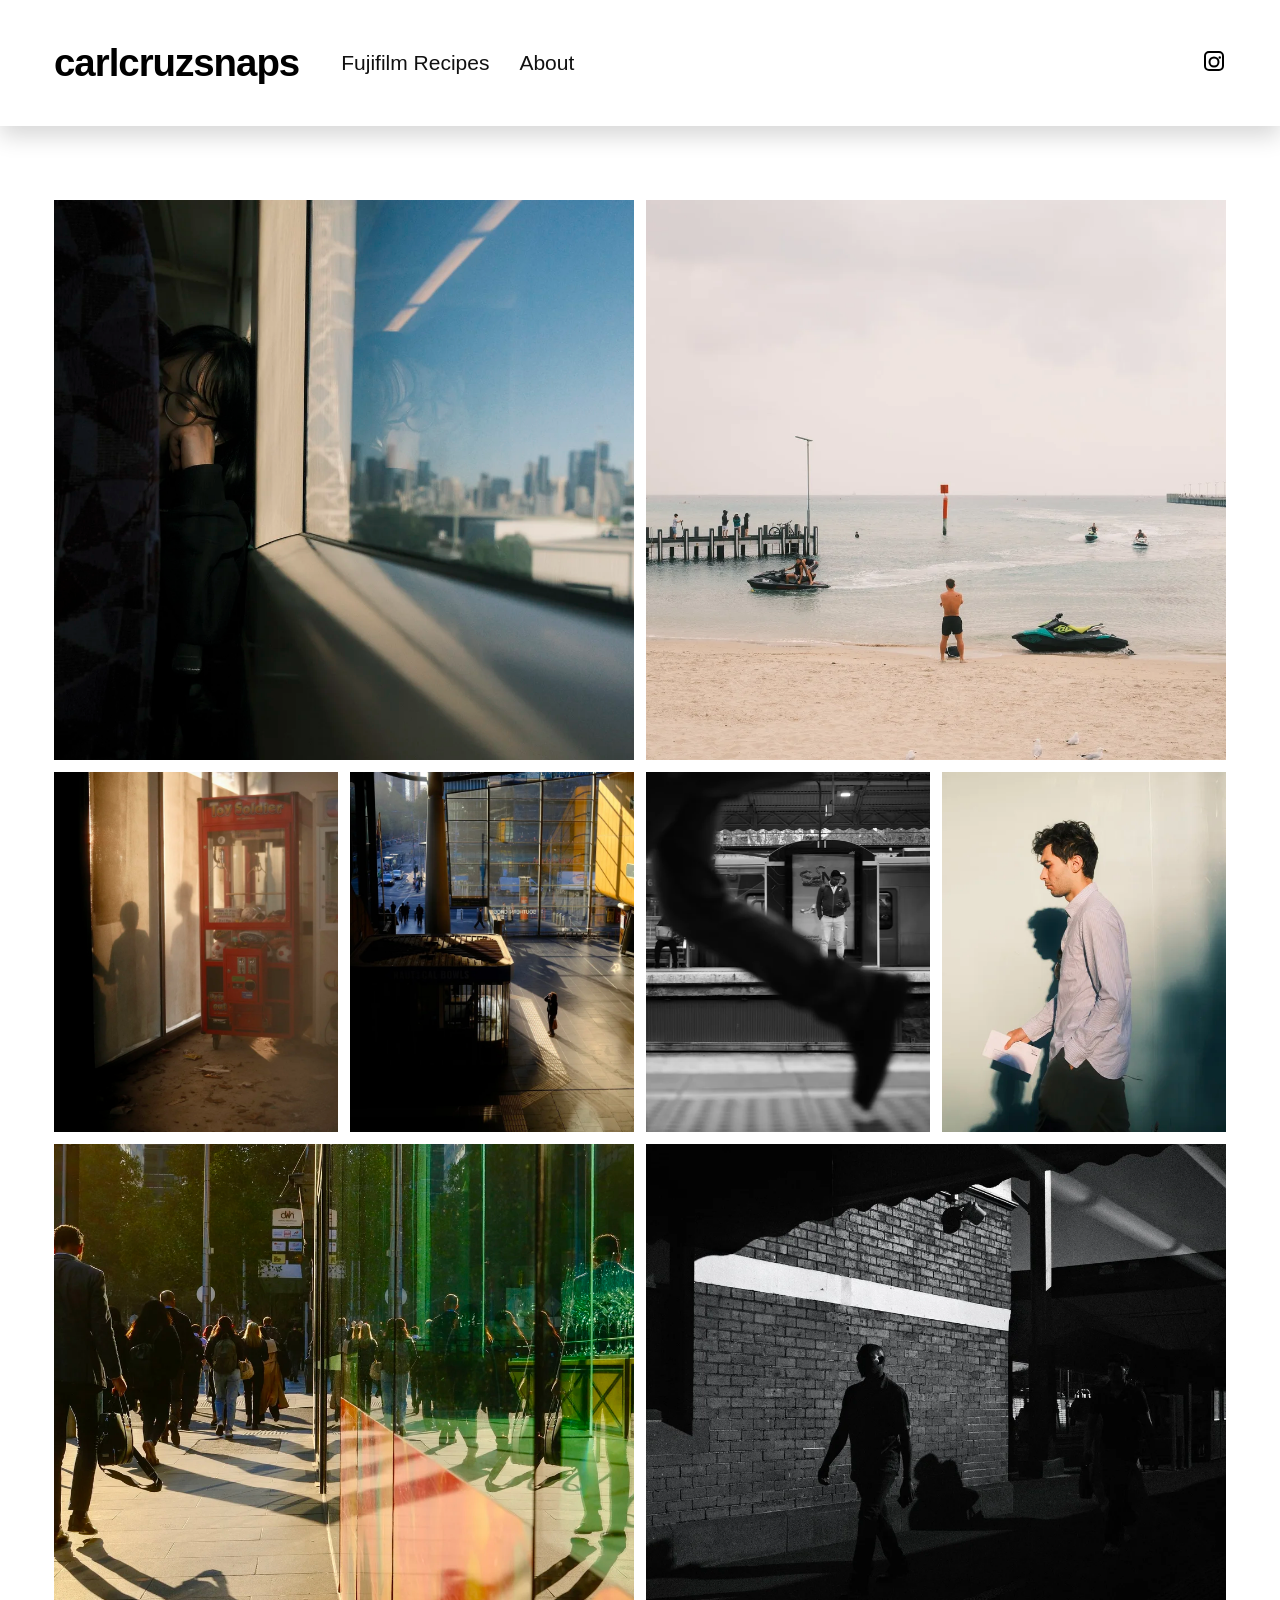
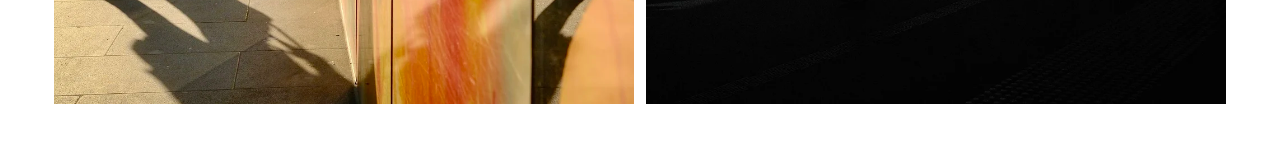
<file: index.html>
<!doctype html>
<html lang="en">
<head>
  <meta charset="utf-8" />
  <meta name="viewport" content="width=device-width, initial-scale=1" />
  <title>carlcruzsnaps</title>
  <meta name="description" content="Street photography by Carl Cruz." />
  <link rel="stylesheet" href="styles.css" />
</head>
<body>
  <header class="site-header">
    <a class="brand" href="/">carlcruzsnaps</a>

    <nav class="nav">
      <a href="recipes.html">Fujifilm Recipes</a>
      <a href="about.html">About</a>
    </nav>

    <a class="instagram" href="https://www.instagram.com/carlcruzsnaps/" aria-label="Instagram">
      <svg viewBox="0 0 24 24" width="24" height="24" aria-hidden="true">
        <path d="M7 2h10a5 5 0 0 1 5 5v10a5 5 0 0 1-5 5H7a5 5 0 0 1-5-5V7a5 5 0 0 1 5-5Zm0 2a3 3 0 0 0-3 3v10a3 3 0 0 0 3 3h10a3 3 0 0 0 3-3V7a3 3 0 0 0-3-3H7Zm5 3.5A5.5 5.5 0 1 1 12 18.5 5.5 5.5 0 0 1 12 7.5Zm0 2A3.5 3.5 0 1 0 12 16.5 3.5 3.5 0 0 0 12 9.5Zm5.75-2.25a1.25 1.25 0 1 1-1.25 1.25 1.25 1.25 0 0 1 1.25-1.25Z"/>
      </svg>
    </a>
  </header>

  <main class="gallery">
    <img class="wide" src="images/photo-01.webp" alt="Street photograph 1" />
    <img class="wide" src="images/photo-02.webp" alt="Street photograph 2" />
    <img src="images/photo-03.webp" alt="Street photograph 3" />
    <img src="images/photo-04.webp" alt="Street photograph 4" />
    <img src="images/photo-05.webp" alt="Street photograph 5" />
    <img src="images/photo-07.webp" alt="Street photograph 6" />
    <img class="wide" src="images/photo-06.webp" alt="Street photograph 7" />
    <img class="wide" src="images/photo-08.webp" alt="Street photograph 8" />
  </main>
</body>
</html>
</file>
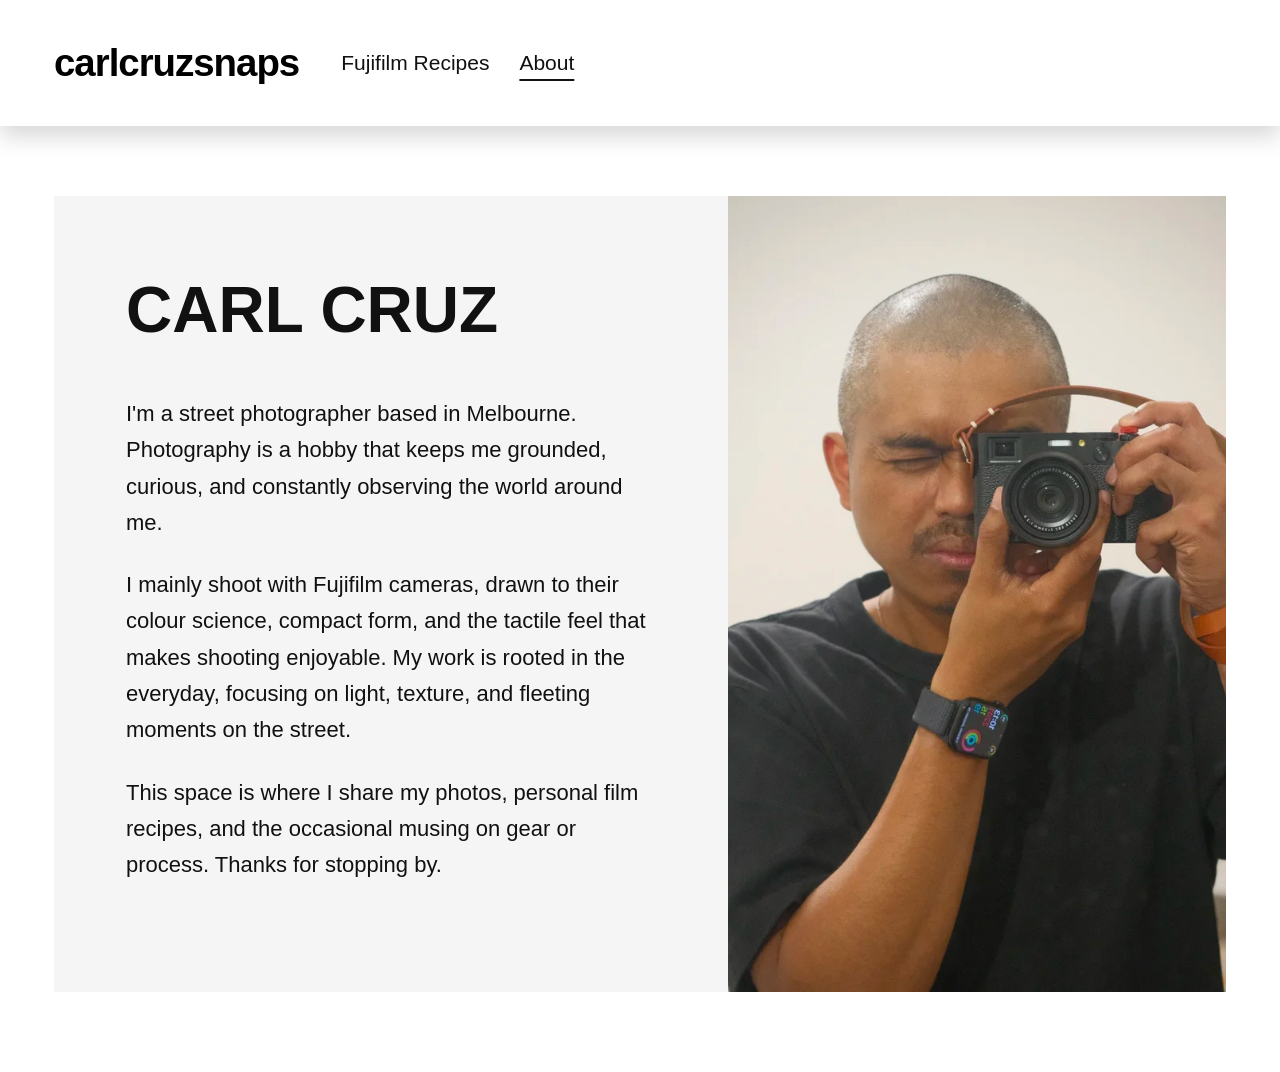
<file: about.html>
<!doctype html>
<html lang="en">
<head>
  <meta charset="utf-8" />
  <meta name="viewport" content="width=device-width, initial-scale=1" />
  <title>About — carlcruzsnaps</title>
  <meta name="description" content="About Carl Cruz, Melbourne street photographer." />
  <link rel="stylesheet" href="styles.css" />
</head>
<body>
  <header class="site-header">
    <a class="brand" href="index.html">carlcruzsnaps</a>
    <nav class="nav">
      <a href="recipes.html">Fujifilm Recipes</a>
      <a class="active" href="about.html">About</a>
    </nav>
  </header>

  <main class="about-page">
    <section class="about-card">
      <div class="about-copy">
        <h1>CARL CRUZ</h1>

        <p>I'm a street photographer based in Melbourne. Photography is a hobby that keeps me grounded, curious, and constantly observing the world around me.</p>

        <p>I mainly shoot with Fujifilm cameras, drawn to their colour science, compact form, and the tactile feel that makes shooting enjoyable. My work is rooted in the everyday, focusing on light, texture, and fleeting moments on the street.</p>

        <p>This space is where I share my photos, personal film recipes, and the occasional musing on gear or process. Thanks for stopping by.</p>
      </div>

      <div class="about-photo">
        <img src="images/DSCF7892.webp" alt="Carl Cruz" />
      </div>
    </section>
  </main>
</body>
</html>
</file>
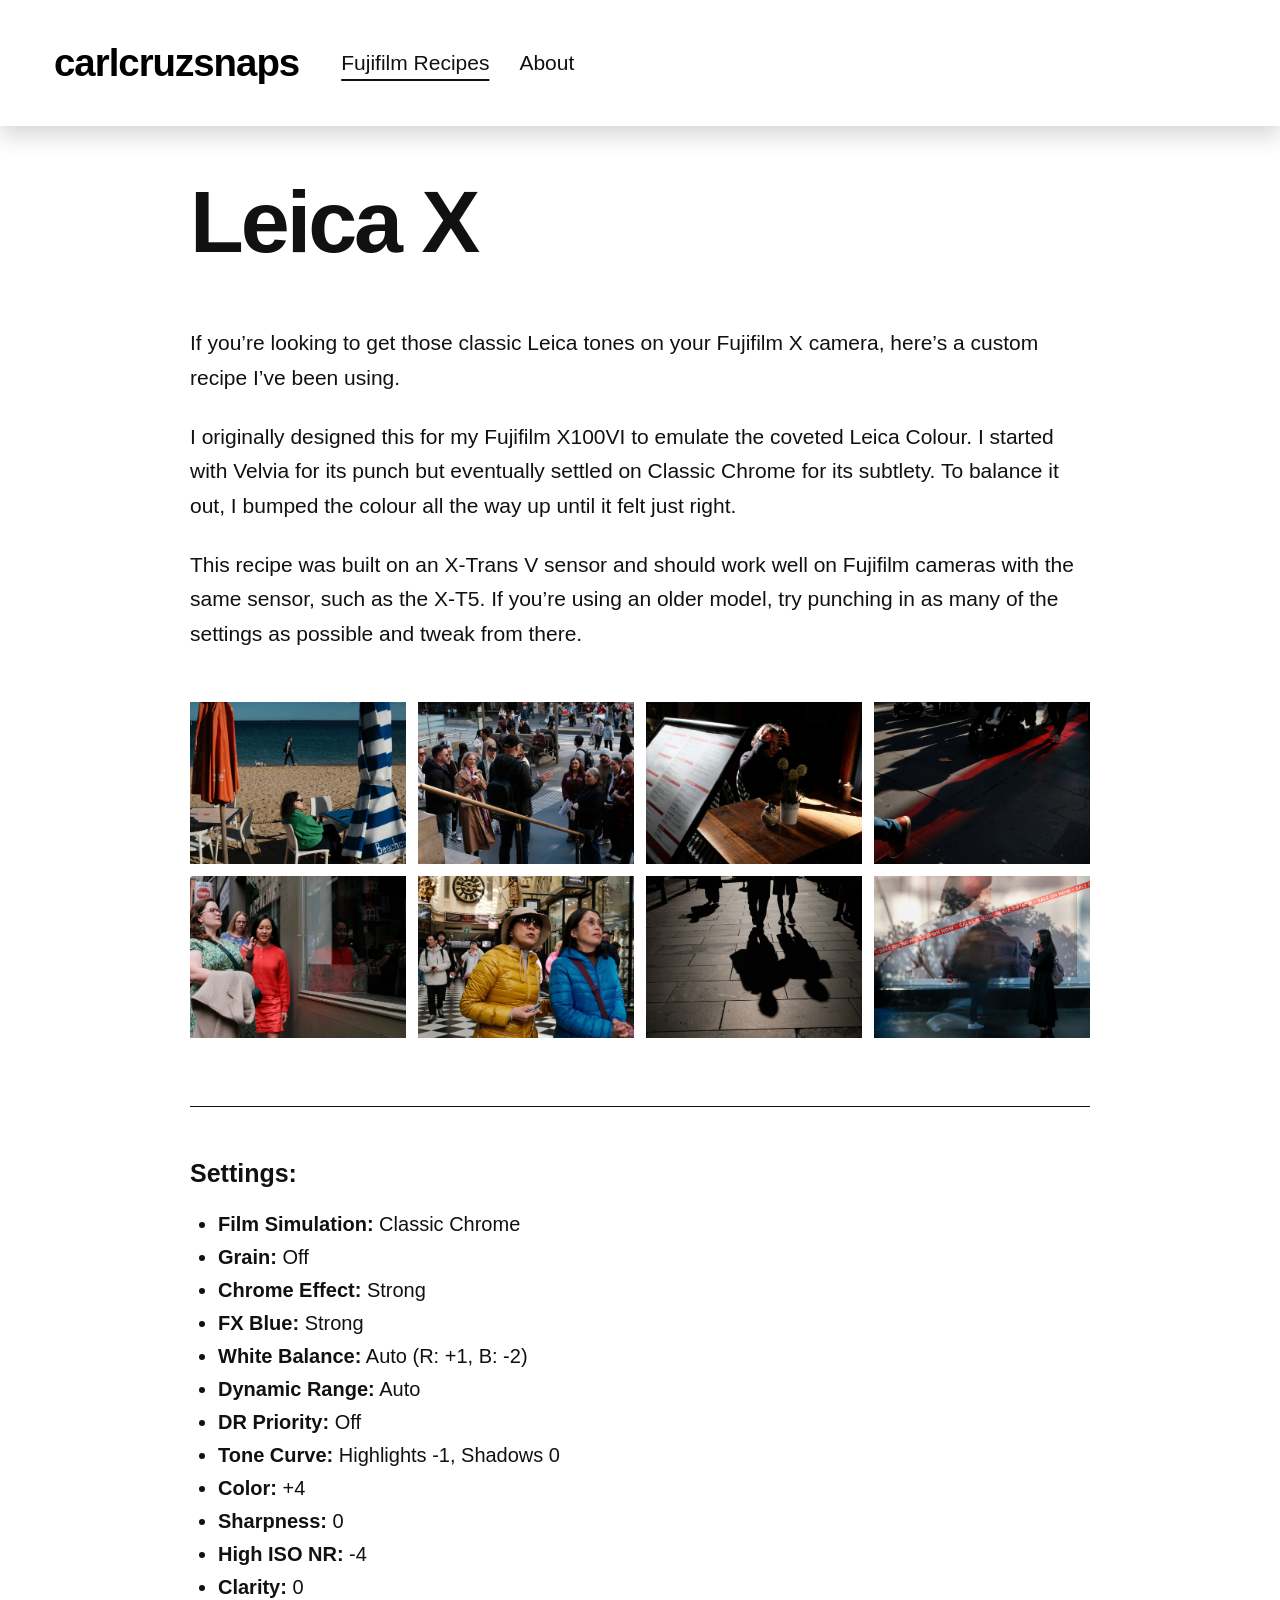
<file: leica-x.html>
<!doctype html>
<html lang="en">
<head>
  <meta charset="utf-8" />
  <meta name="viewport" content="width=device-width, initial-scale=1" />
  <title>Leica X Fujifilm Recipe — carlcruzsnaps</title>
  <meta name="description" content="Leica X Fujifilm JPEG recipe by Carl Cruz." />
  <link rel="stylesheet" href="styles.css" />
</head>
<body>
  <header class="site-header">
    <a class="brand" href="index.html">carlcruzsnaps</a>
    <nav class="nav">
      <a class="active" href="recipes.html">Fujifilm Recipes</a>
      <a href="about.html">About</a>
    </nav>
  </header>

  <main class="recipe-page">
    
    <h1>Leica X</h1>

    <section class="recipe-copy">
      <p>If you’re looking to get those classic Leica tones on your Fujifilm X camera, here’s a custom recipe I’ve been using.</p>
      <p>I originally designed this for my Fujifilm X100VI to emulate the coveted Leica Colour. I started with Velvia for its punch but eventually settled on Classic Chrome for its subtlety. To balance it out, I bumped the colour all the way up until it felt just right.</p>
      <p>This recipe was built on an X-Trans V sensor and should work well on Fujifilm cameras with the same sensor, such as the X-T5. If you’re using an older model, try punching in as many of the settings as possible and tweak from there.</p>
    </section>

    <section class="sample-grid" aria-label="Sample photos">
      <img src="images/leica-x-01.webp" alt="Leica X recipe sample photo 1" />
      <img src="images/leica-x-02.webp" alt="Leica X recipe sample photo 2" />
      <img src="images/leica-x-03.webp" alt="Leica X recipe sample photo 3" />
      <img src="images/leica-x-04.webp" alt="Leica X recipe sample photo 4" />
      <img src="images/leica-x-05.webp" alt="Leica X recipe sample photo 5" />
      <img src="images/leica-x-06.webp" alt="Leica X recipe sample photo 6" />
      <img src="images/leica-x-07.webp" alt="Leica X recipe sample photo 7" />
      <img src="images/leica-x-08.webp" alt="Leica X recipe sample photo 8" />
    </section>

    <hr />

    <section class="settings">
      <h2>Settings:</h2>
      <ul>
        <li><strong>Film Simulation:</strong> Classic Chrome</li>
        <li><strong>Grain:</strong> Off</li>
        <li><strong>Chrome Effect:</strong> Strong</li>
        <li><strong>FX Blue:</strong> Strong</li>
        <li><strong>White Balance:</strong> Auto (R: +1, B: -2)</li>
        <li><strong>Dynamic Range:</strong> Auto</li>
        <li><strong>DR Priority:</strong> Off</li>
        <li><strong>Tone Curve:</strong> Highlights -1, Shadows 0</li>
        <li><strong>Color:</strong> +4</li>
        <li><strong>Sharpness:</strong> 0</li>
        <li><strong>High ISO NR:</strong> -4</li>
        <li><strong>Clarity:</strong> 0</li>
      </ul>
    </section>
  </main>
</body>
</html>
</file>
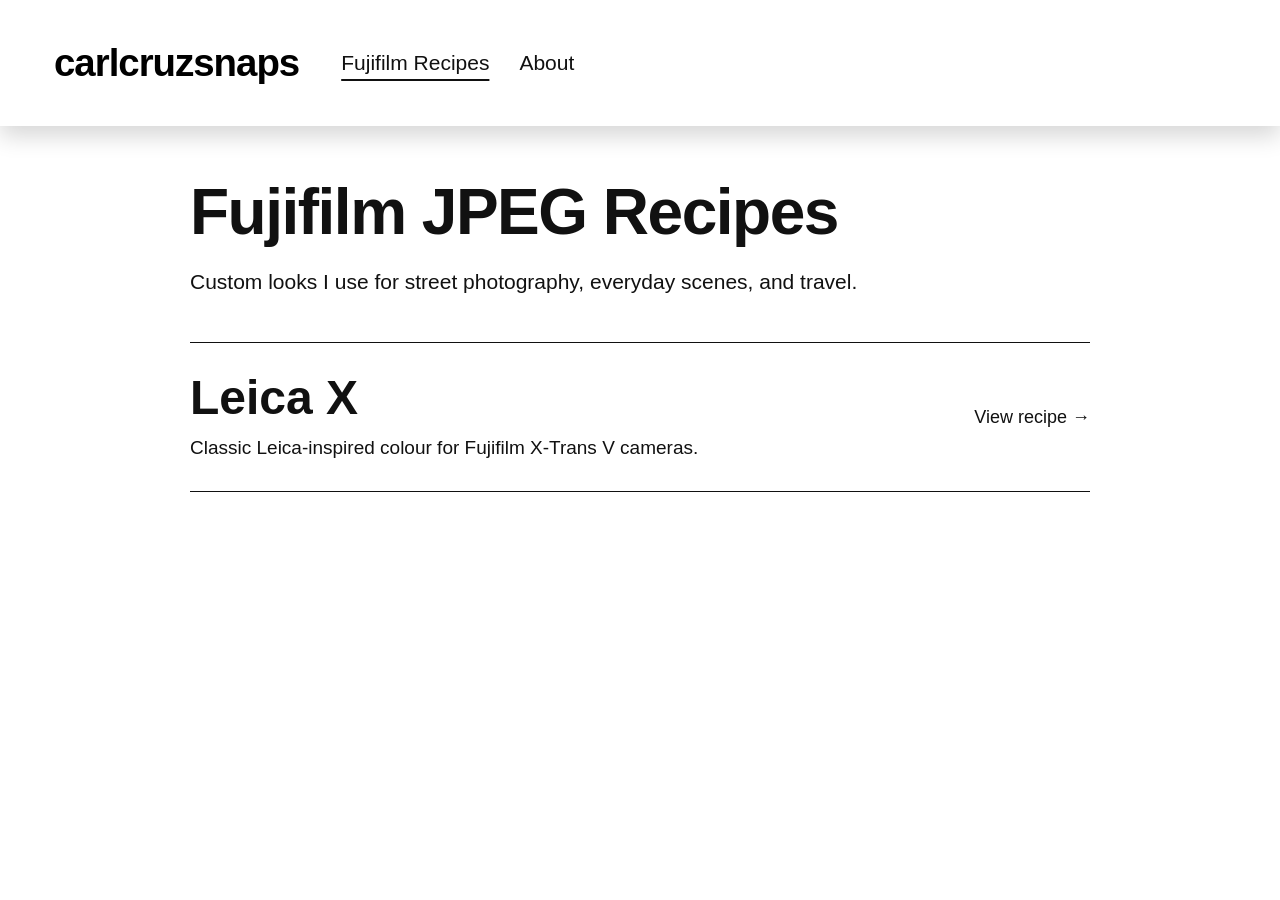
<file: recipes.html>
<!doctype html>
<html lang="en">
<head>
  <meta charset="utf-8" />
  <meta name="viewport" content="width=device-width, initial-scale=1" />
  <title>Fujifilm Recipes — carlcruzsnaps</title>
  <meta name="description" content="Fujifilm JPEG recipes by Carl Cruz." />
  <link rel="stylesheet" href="styles.css" />
</head>
<body>
  <header class="site-header">
    <a class="brand" href="index.html">carlcruzsnaps</a>
    <nav class="nav">
      <a class="active" href="recipes.html">Fujifilm Recipes</a>
      <a href="about.html">About</a>
    </nav>
  </header>

  <main class="recipe-list">
    
    <h1>Fujifilm JPEG Recipes</h1>
    <p class="intro">Custom looks I use for street photography, everyday scenes, and travel.</p>

    <a class="recipe-card" href="leica-x.html">
      <div>
        <h2>Leica X</h2>
        <p>Classic Leica-inspired colour for Fujifilm X-Trans V cameras.</p>
      </div>
      <span>View recipe →</span>
    </a>
  </main>
</body>
</html>
</file>
<file: styles.css>
* {
  box-sizing: border-box;
}

html {
  -webkit-text-size-adjust: 100%;
}

body {
  margin: 0;
  background: #fff;
  color: #111;
  font-family: Arial, Helvetica, sans-serif;
}

.site-header {
  min-height: 126px;
  display: flex;
  align-items: center;
  gap: 42px;
  padding: 28px 54px;
  box-shadow: 0 10px 22px rgba(0, 0, 0, 0.16);
  position: sticky;
  top: 0;
  background: #fff;
  z-index: 10;
}

.brand {
  color: #000;
  text-decoration: none;
  font-size: clamp(2rem, 3vw, 2.65rem);
  font-weight: 800;
  letter-spacing: -1px;
}

.nav {
  display: flex;
  gap: 30px;
  font-size: 21px;
}

.nav a,
.instagram {
  color: #111;
  text-decoration: none;
}

.nav a:hover,
.nav a.active {
  text-decoration: underline;
  text-underline-offset: 9px;
}

.instagram {
  margin-left: auto;
}

/* Shared content containers */
.recipe-list,
.recipe-page,
.page {
  width: min(100% - 48px, 900px);
  margin: 0 auto;
  padding: 54px 0 84px;
}

.eyebrow {
  margin: 0 0 42px;
  font-size: 18px;
  line-height: 1.4;
}

.eyebrow.small {
  margin-bottom: 10px;
}

/* Recipe index */
.recipe-list h1 {
  margin: 0 0 20px;
  font-size: clamp(2.7rem, 7vw, 4rem);
  line-height: 1.03;
  letter-spacing: -1.5px;
}

.intro {
  max-width: 720px;
  margin: 0 0 44px;
  font-size: 21px;
  line-height: 1.55;
}

.recipe-card {
  display: flex;
  align-items: center;
  justify-content: space-between;
  gap: 28px;
  padding: 30px 0;
  border-top: 1px solid #111;
  border-bottom: 1px solid #111;
  color: #111;
  text-decoration: none;
}

.recipe-card:visited {
  color: #111;
}

.recipe-card h2 {
  margin: 0 0 10px;
  font-size: clamp(2.25rem, 6vw, 3rem);
  line-height: 1.05;
}

.recipe-card p {
  margin: 0;
  font-size: 19px;
  line-height: 1.45;
}

.recipe-card > span {
  flex: 0 0 auto;
  font-size: 18px;
  white-space: nowrap;
}

/* Individual recipe */
.recipe-page h1 {
  margin: 0 0 62px;
  font-size: clamp(4rem, 10vw, 5.5rem);
  line-height: 0.96;
  letter-spacing: -3px;
}

.recipe-copy {
  margin-bottom: 50px;
  font-size: 21px;
  line-height: 1.65;
}

.recipe-copy p {
  margin: 0 0 24px;
}

.sample-grid {
  display: grid;
  grid-template-columns: repeat(4, minmax(0, 1fr));
  gap: 12px;
  margin: 48px 0 68px;
}

.sample-grid img {
  display: block;
  width: 100%;
  aspect-ratio: 4 / 3;
  object-fit: cover;
  background: #eee;
}

hr {
  margin: 0 0 52px;
  border: 0;
  border-top: 1px solid #111;
}

.settings h2 {
  margin: 0 0 20px;
  font-size: 25px;
}

.settings ul {
  margin: 0;
  padding-left: 28px;
  font-size: 20px;
  line-height: 1.65;
}

/* About */
.about-page {
  padding: 70px 54px 80px;
}

.about-card {
  max-width: 1380px;
  margin: 0 auto;
  display: grid;
  grid-template-columns: 1.15fr 0.85fr;
  background: #f5f5f5;
}

.about-copy {
  padding: 82px 72px;
}

.about-copy h1 {
  margin: 0 0 54px;
  font-size: clamp(3rem, 6vw, 4rem);
  line-height: 1;
}

.about-copy p {
  max-width: 700px;
  margin: 0 0 26px;
  font-size: 22px;
  line-height: 1.65;
}

.about-photo img {
  display: block;
  width: 100%;
  height: 100%;
  min-height: 620px;
  object-fit: cover;
}

/* Home gallery */
.gallery {
  padding: 74px 54px 54px;
  display: grid;
  grid-template-columns: repeat(4, 1fr);
  gap: 12px;
}

.gallery img {
  display: block;
  width: 100%;
  height: 360px;
  object-fit: cover;
  background: #f1f1f1;
}

.gallery img.wide {
  grid-column: span 2;
  height: 560px;
}

@media (max-width: 700px) {
  .site-header {
    min-height: 0;
    padding: 24px 22px 26px;
    display: block;
    position: static;
  }

  .brand {
    display: block;
    margin-bottom: 24px;
    font-size: 2.45rem;
    line-height: 1;
  }

  .nav {
    gap: 28px;
    font-size: 18px;
    overflow-x: auto;
  }

  .nav a:hover,
  .nav a.active {
    text-underline-offset: 6px;
  }

  .instagram {
    display: none;
  }

  .recipe-list,
  .recipe-page,
  .page {
    width: auto;
    margin: 0;
    padding: 38px 22px 64px;
  }

  .eyebrow {
    margin-bottom: 30px;
    font-size: 16px;
  }

  .recipe-list h1 {
    margin-bottom: 18px;
    font-size: 2.7rem;
    line-height: 1.02;
  }

  .intro {
    margin-bottom: 34px;
    font-size: 18px;
  }

  .recipe-card {
    display: block;
    padding: 26px 0;
  }

  .recipe-card h2 {
    font-size: 2.35rem;
  }

  .recipe-card p {
    font-size: 17px;
  }

  .recipe-card > span {
    display: inline-block;
    margin-top: 22px;
    font-size: 17px;
  }

  .recipe-page h1 {
    margin-bottom: 42px;
    font-size: 4rem;
  }

  .recipe-copy {
    font-size: 18px;
  }

  .sample-grid {
    grid-template-columns: repeat(2, minmax(0, 1fr));
    gap: 8px;
    margin: 38px 0 50px;
  }

  .settings ul {
    font-size: 17px;
    line-height: 1.6;
  }

  .about-page {
    padding: 34px 18px 56px;
  }

  .about-card {
    grid-template-columns: 1fr;
  }

  .about-copy {
    padding: 40px 28px;
  }

  .about-copy h1 {
    margin-bottom: 30px;
    font-size: 2.8rem;
  }

  .about-copy p {
    font-size: 18px;
  }

  .about-photo img {
    min-height: 0;
    height: auto;
  }

  .gallery {
    padding: 34px 18px;
    grid-template-columns: 1fr;
  }

  .gallery img,
  .gallery img.wide {
    grid-column: auto;
    height: auto;
  }
}
</file>
